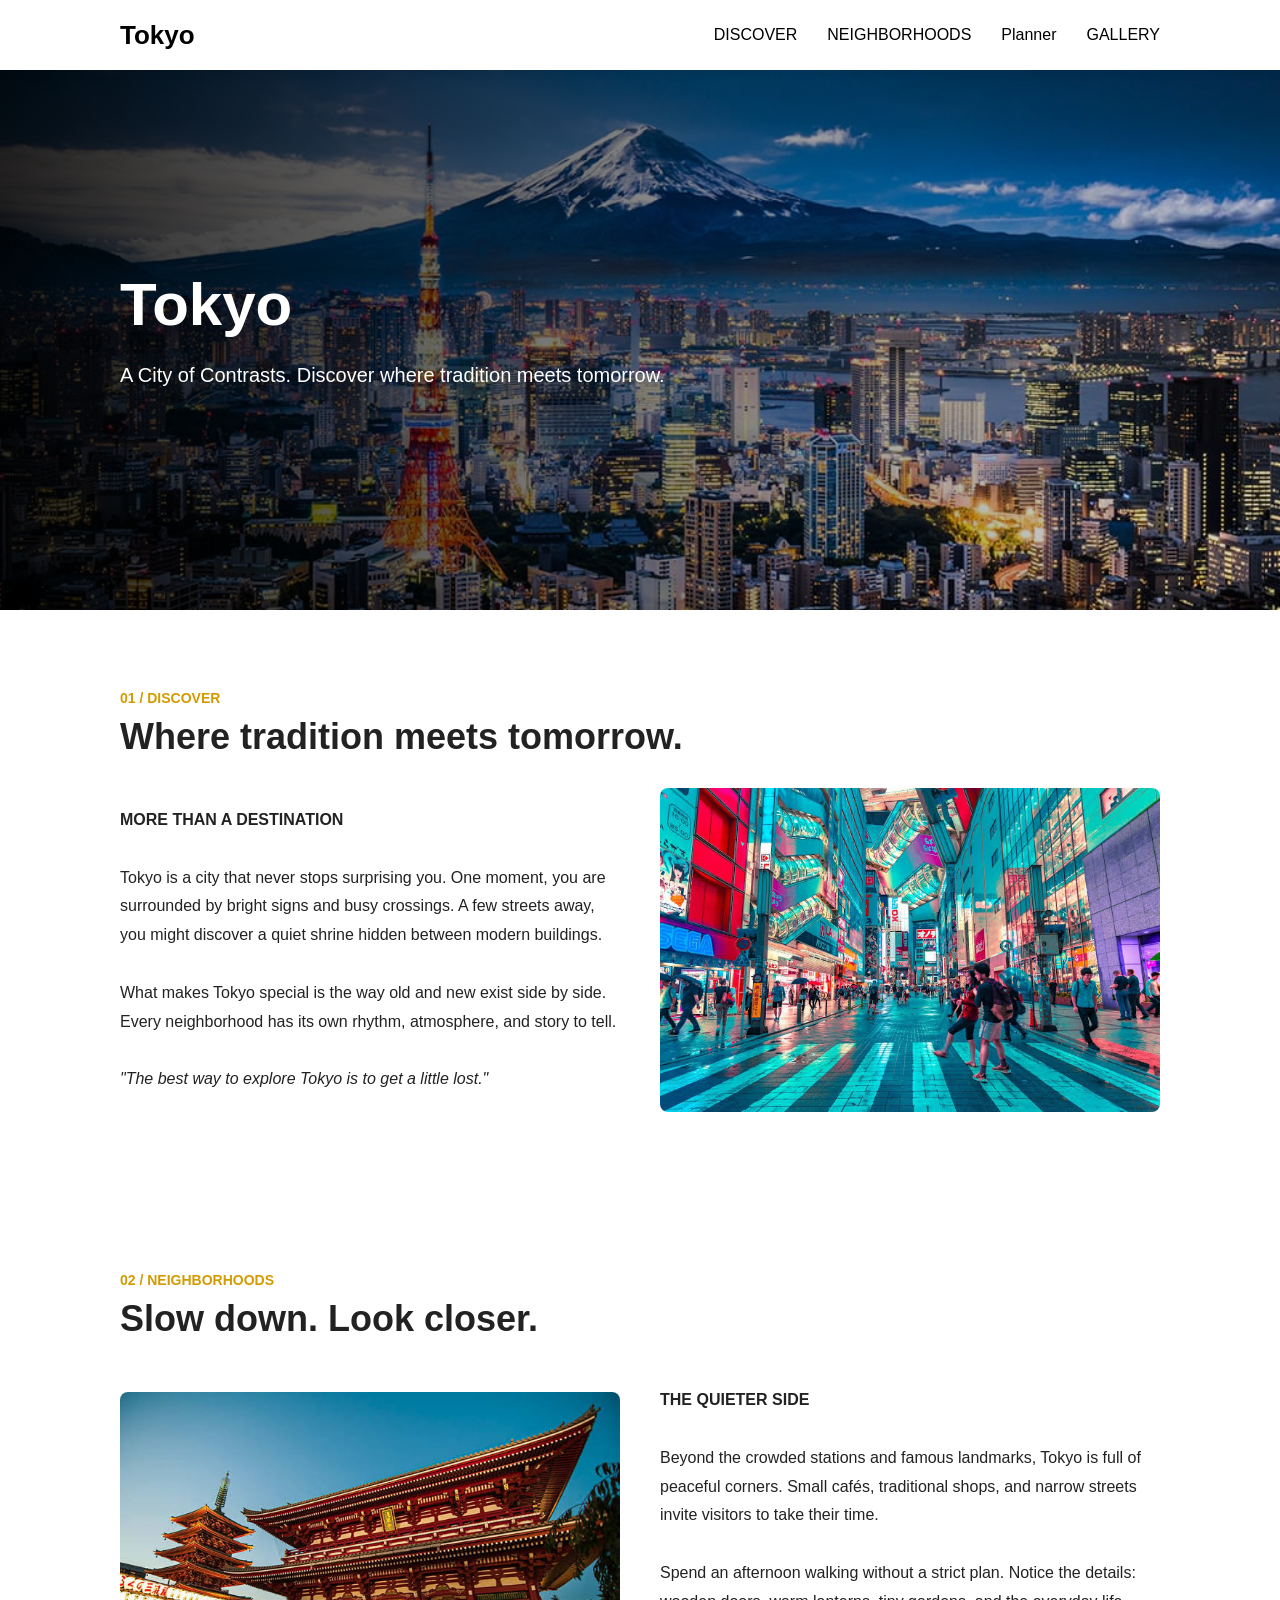
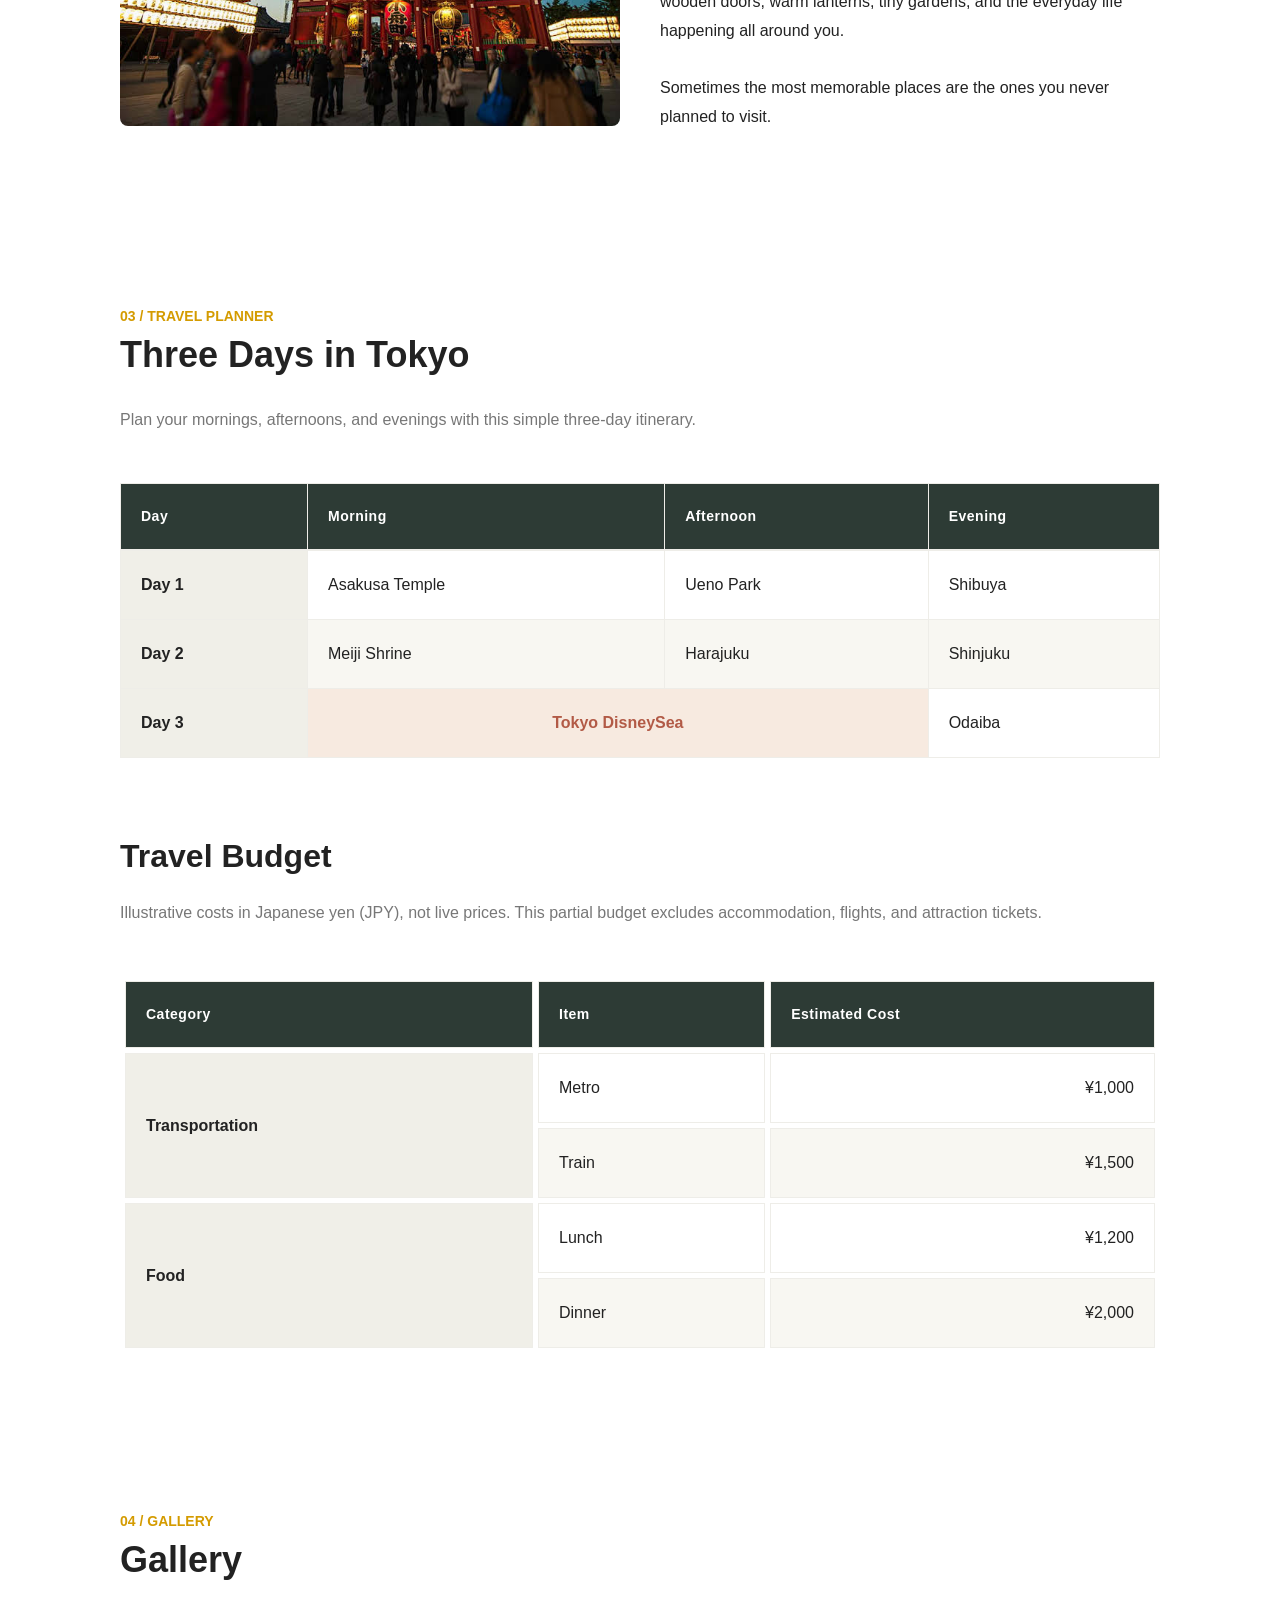
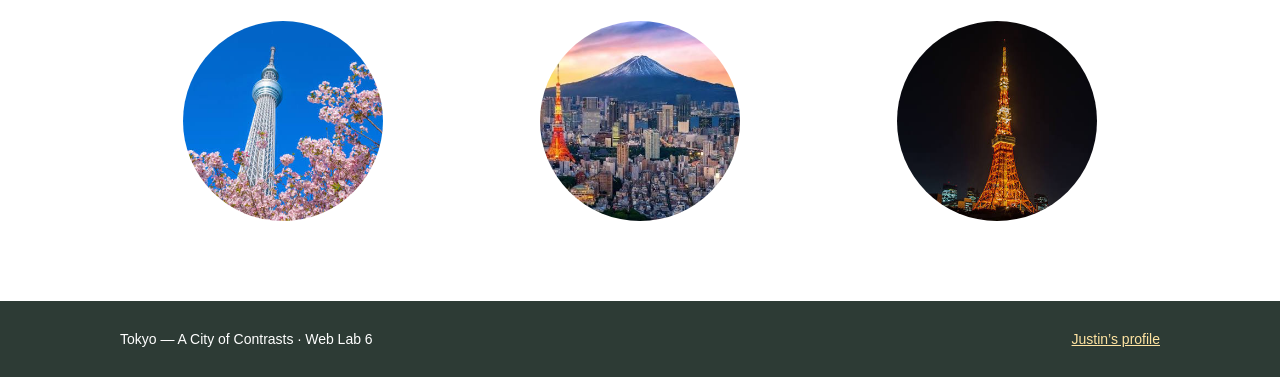
<file: index.html>
<!DOCTYPE html>
<html lang="en">
<head>
  <meta charset="UTF-8">
  <meta name="viewport" content="width=device-width, initial-scale=1.0">
  <title>Tokyo — A City of Contrasts</title>

  <link rel="stylesheet" href="style.css">
</head>

<body id="top">
  <nav class="navbar" aria-label="Main navigation">
    <div class="nav-container container">
      <a class="navbar-brand" href="#top">Tokyo</a>

      <ul class="navbar-nav">
        <li>
          <a class="nav-link" href="#discover">DISCOVER</a>
        </li>
        <li>
          <a class="nav-link" href="#neighborhoods">NEIGHBORHOODS</a>
        </li>
        <li>
          <a class="nav-link" href="#travel-planner">Planner</a>
        </li>
        <li>
          <a class="nav-link" href="#gallery">GALLERY</a>
        </li>
      </ul>
    </div>
  </nav>

  <header class="hero">
    <div class="hero-overlay"></div>

    <div class="hero-content container">
      <h1>Tokyo</h1>
      <p>A City of Contrasts. Discover where tradition meets tomorrow.</p>
    </div>
  </header>

  <main>
  <section class="content-section container" id="discover">
    <p class="catalog">01 / DISCOVER</p>

    <h2 class="section-title">Where tradition meets tomorrow.</h2>

    <div class="info-content">
      <p>
        <strong>MORE THAN A DESTINATION</strong>
        <br><br>
        Tokyo is a city that never stops surprising you.
        One moment, you are surrounded by bright signs
        and busy crossings. A few streets away, you
        might discover a quiet shrine hidden between
        modern buildings.
        <br><br>
        What makes Tokyo special is the way old and
        new exist side by side. Every neighborhood
        has its own rhythm, atmosphere, and story
        to tell.
        <br><br>
        <em>
          "The best way to explore Tokyo is to get
          a little lost."
        </em>
      </p>

      <div class="image-content">
        <img
          src="./img/DISCOVER.png"
          alt="Illustration of the Tokyo skyline"
          loading="lazy"
        >
      </div>
    </div>
  </section>

  <section class="content-section container" id="neighborhoods">
    <p class="catalog">02 / NEIGHBORHOODS</p>

    <h2 class="section-title">Slow down. Look closer.</h2>

    <div class="info-content">
      <div class="image-content">
        <img
          src="./img/tample.png"
          alt="Illustration of a traditional Japanese temple"
          loading="lazy"
        >
      </div>

      <p>
        <strong>THE QUIETER SIDE</strong>
        <br><br>
        Beyond the crowded stations and famous
        landmarks, Tokyo is full of peaceful corners.
        Small cafés, traditional shops, and narrow
        streets invite visitors to take their time.
        <br><br>
        Spend an afternoon walking without a strict
        plan. Notice the details: wooden doors,
        warm lanterns, tiny gardens, and the
        everyday life happening all around you.
        <br><br>
        Sometimes the most memorable places are
        the ones you never planned to visit.
      </p>
    </div>
  </section>

  <section class="content-section container" id="travel-planner">
    <p class="catalog">03 / TRAVEL PLANNER</p>

    <h2 class="section-title">Three Days in Tokyo</h2>

    <p class="planner-description">
      Plan your mornings, afternoons, and evenings
      with this simple three-day itinerary.
    </p>

    <div class="table-wrapper">
      <table
        class="travel-table itinerary-table"
        aria-label="Three-day Tokyo itinerary"
      >
        <caption class="sr-only">Three-day Tokyo itinerary</caption>
        <thead>
          <tr>
            <th scope="col">Day</th>
            <th scope="col">Morning</th>
            <th scope="col">Afternoon</th>
            <th scope="col">Evening</th>
          </tr>
        </thead>

        <tbody>
          <tr>
            <th scope="row">Day 1</th>
            <td>Asakusa Temple</td>
            <td>Ueno Park</td>
            <td>Shibuya</td>
          </tr>
          <tr>
            <th scope="row">Day 2</th>
            <td>Meiji Shrine</td>
            <td>Harajuku</td>
            <td>Shinjuku</td>
          </tr>
          <tr>
            <th scope="row">Day 3</th>
            <td colspan="2" class="highlight">
              Tokyo DisneySea
            </td>
            <td>Odaiba</td>
          </tr>
        </tbody>
      </table>
    </div>

    <h3 class="budget-title">Travel Budget</h3>

    <p class="planner-description">
      Illustrative costs in Japanese yen (JPY), not live prices. This partial budget excludes accommodation, flights, and attraction tickets.
    </p>

    <div class="table-wrapper">
      <table
        class="travel-table budget-table"
        aria-label="Sample Tokyo travel budget"
      >
        <thead>
          <tr>
            <th scope="col">Category</th>
            <th scope="col">Item</th>
            <th scope="col">Estimated Cost</th>
          </tr>
        </thead>

        <tbody>
          <tr>
            <th rowspan="2" scope="rowgroup">
              Transportation
            </th>
            <td>Metro</td>
            <td>¥1,000</td>
          </tr>
          <tr>
            <td>Train</td>
            <td>¥1,500</td>
          </tr>
        </tbody>

        <tbody>
          <tr>
            <th rowspan="2" scope="rowgroup">Food</th>
            <td>Lunch</td>
            <td>¥1,200</td>
          </tr>
          <tr>
            <td>Dinner</td>
            <td>¥2,000</td>
          </tr>
        </tbody>
      </table>
    </div>
  </section>

  <section class="content-section container" id="gallery">
    <p class="catalog">04 / GALLERY</p>

    <h2 class="section-title">Gallery</h2>

    <div class="gallery-container">
      <div class="image-container" tabindex="0">
        <img
          src="./img/1.png"
          alt="Japanese temple illustration"
          class="image"
          loading="lazy"
        >
        <div class="gallery-overlay">
          <div class="gallery-text">Tokyo</div>
        </div>
      </div>

      <div class="image-container" tabindex="0">
        <img
          src="./img/2.png"
          alt="Tokyo crossing illustration"
          class="image"
          loading="lazy"
        >
        <div class="gallery-overlay">
          <div class="gallery-text">Explore</div>
        </div>
      </div>

      <div class="image-container" tabindex="0">
        <img
          src="./img/3.png"
          alt="Tokyo skyline illustration"
          class="image"
          loading="lazy"
        >
        <div class="gallery-overlay">
          <div class="gallery-text">Discover</div>
        </div>
      </div>
    </div>
  </section>
  </main>
  <footer class="footer"><div class="container">Tokyo — A City of Contrasts · Web Lab 6 <a href="./profile/index.html">Justin’s profile</a></div></footer>
</body>
</html>
</file>
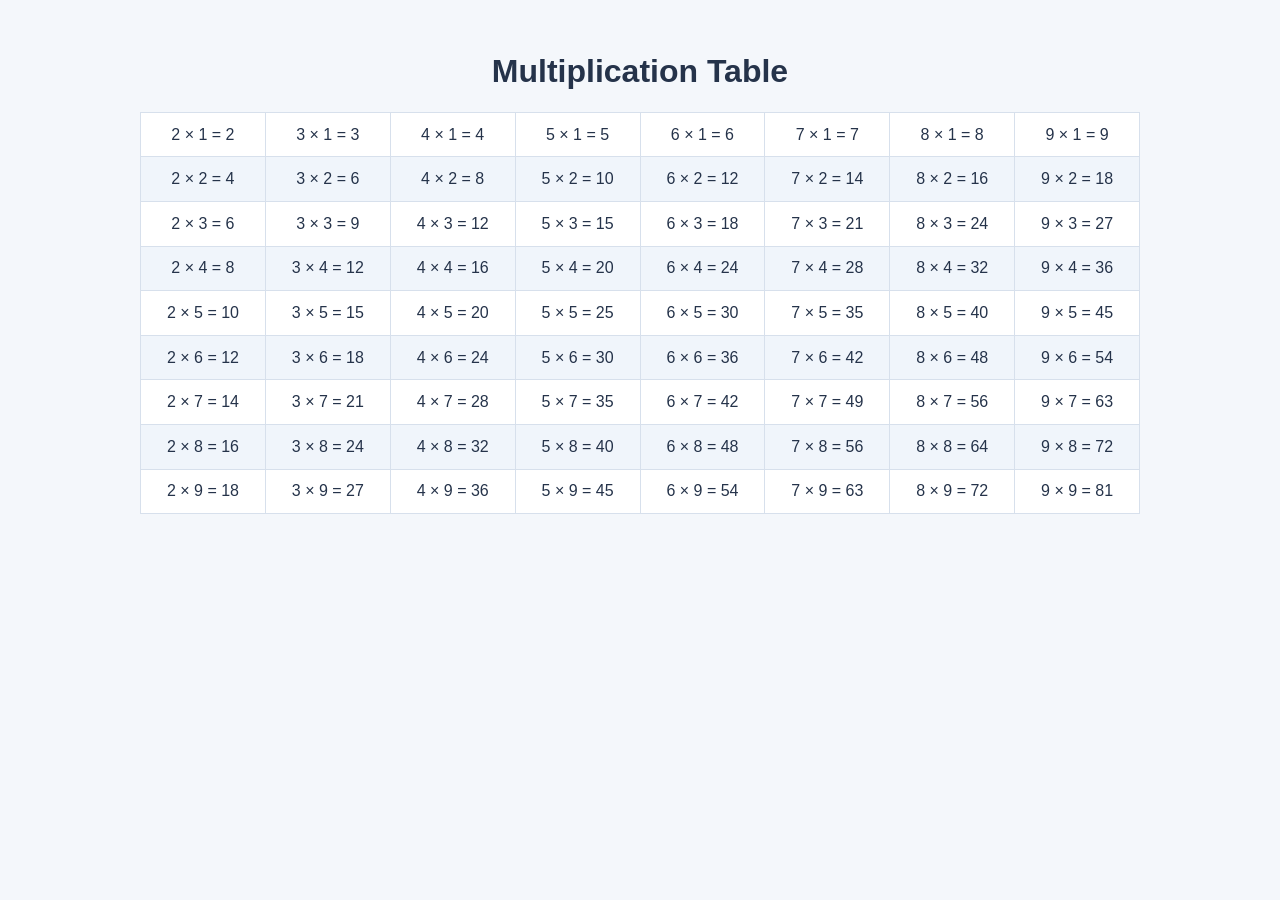
<file: Multiplication_Table/index.html>
<!DOCTYPE html>
<html lang="en">
  <head>
    <meta charset="UTF-8">
    <meta name="viewport" content="width=device-width, initial-scale=1.0">
    <title>Multiplication Table</title>
    <link rel="stylesheet" href="style.css">
    <script src="script.js" defer></script>
  </head>
  <body>
    <main>
      <h1>Multiplication Table</h1>
      <div class="table-container">
        <table id="multiplication-table" aria-label="Multiplication table from 2 to 9"></table>
      </div>
    </main>
  </body>
</html>
</file>
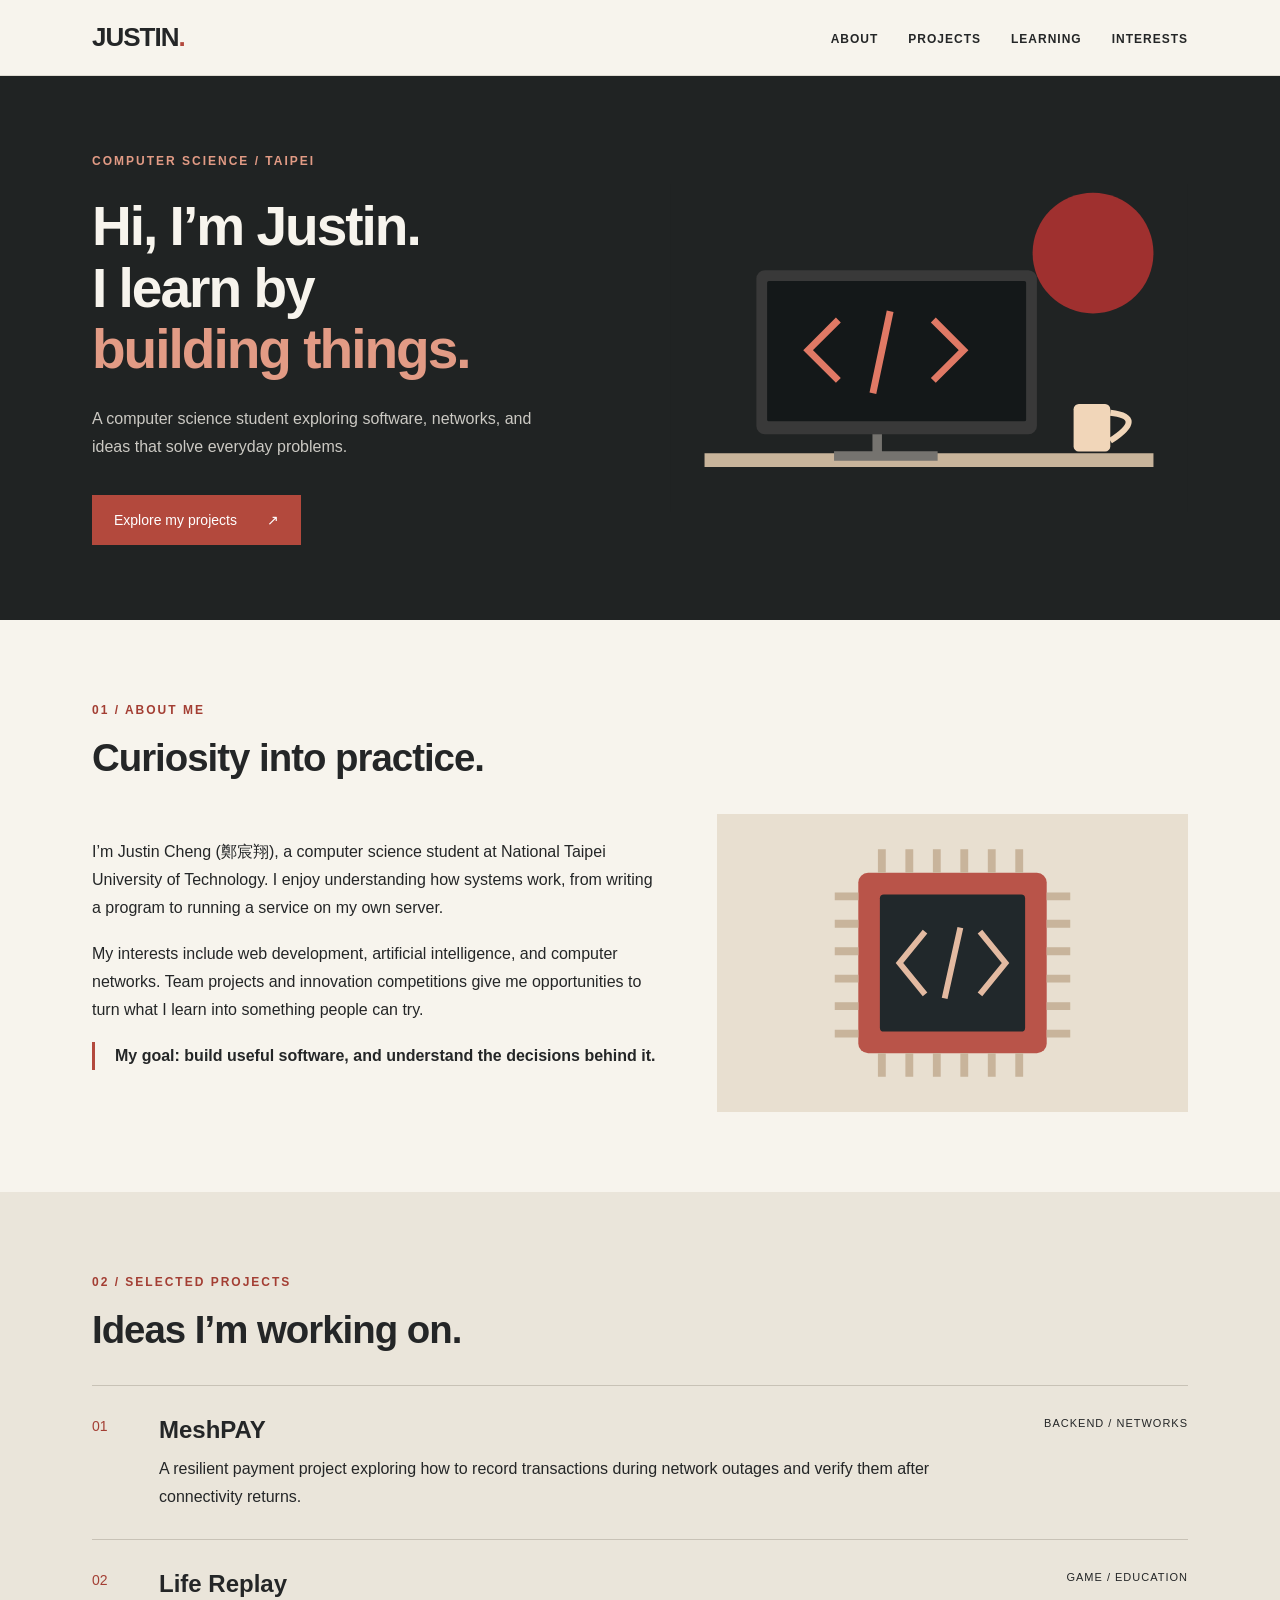
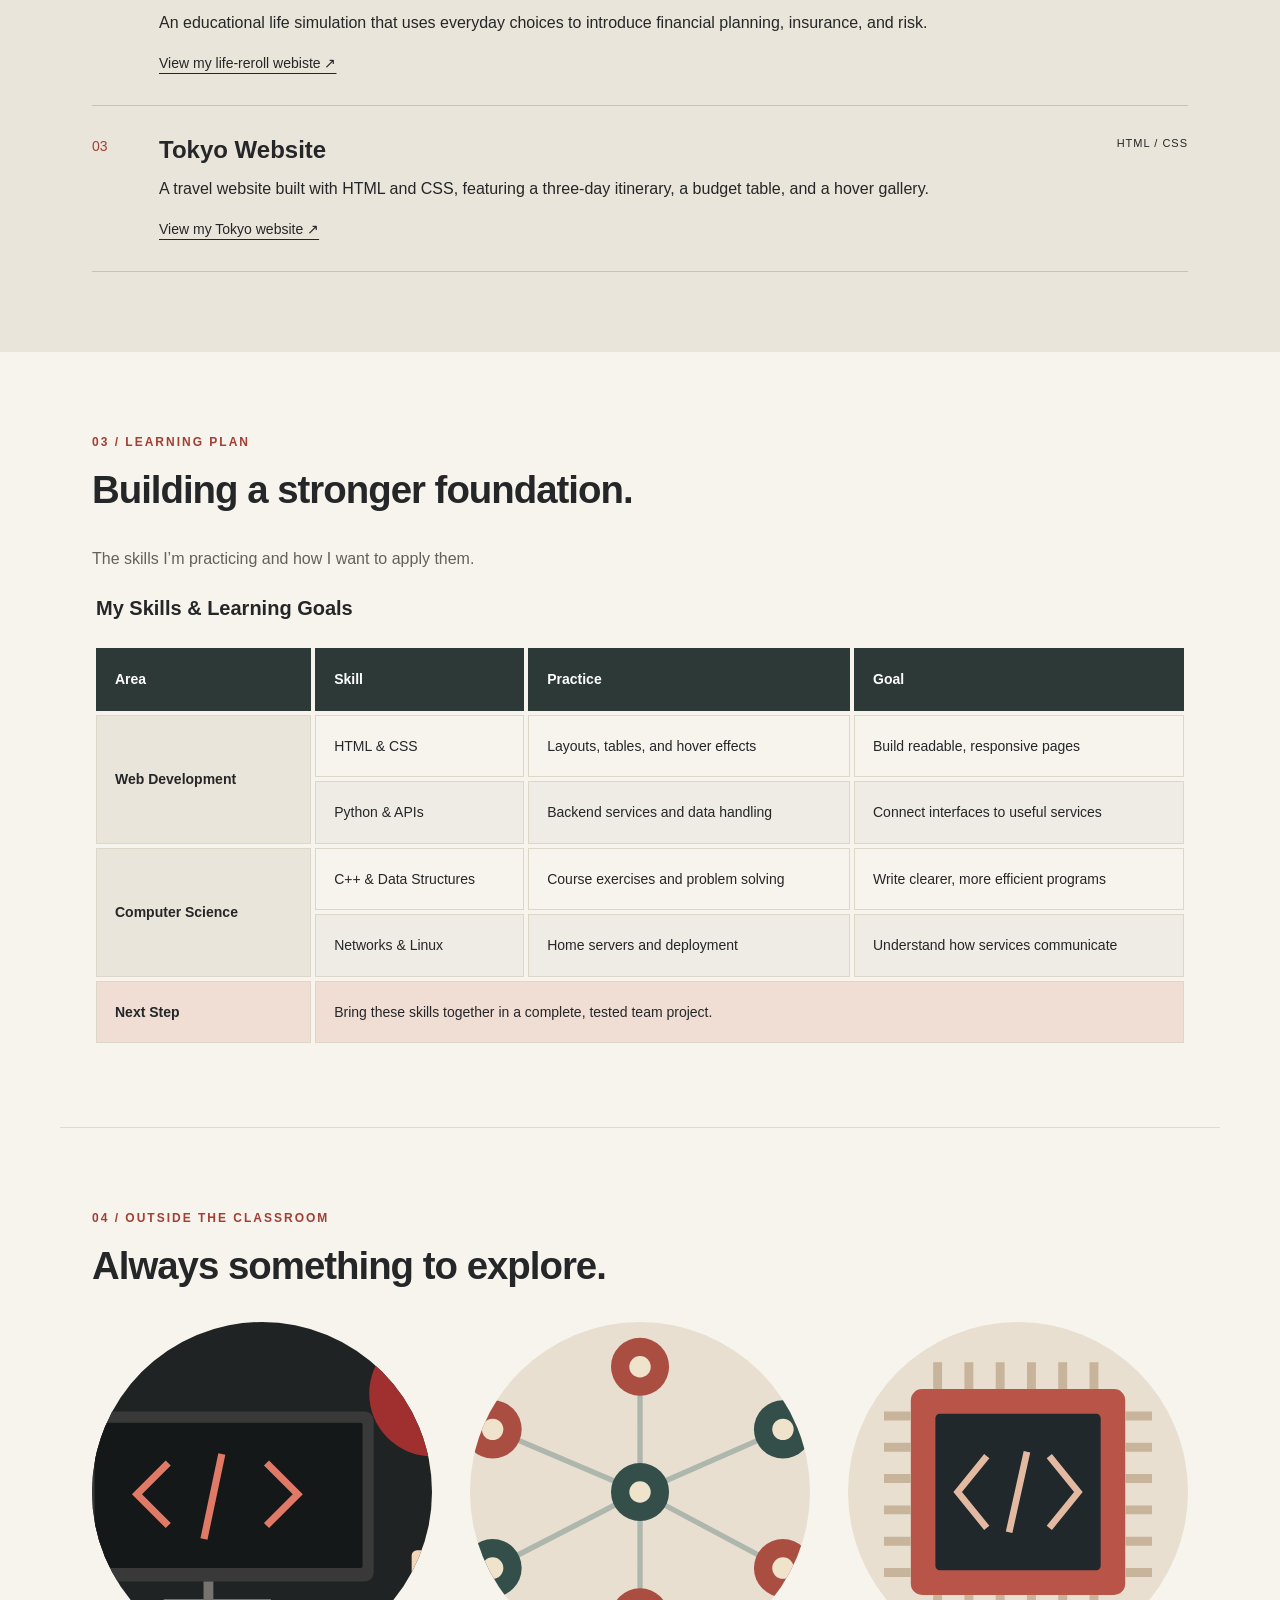
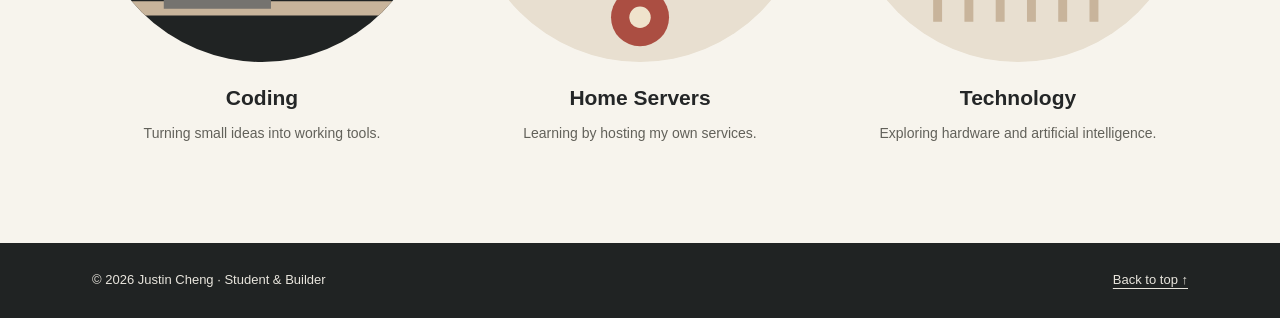
<file: profile/index.html>
<!DOCTYPE html>
<html lang="en">
<head>
  <meta charset="UTF-8">
  <meta name="viewport" content="width=device-width, initial-scale=1.0">
  <meta name="description" content="Justin Cheng: computer science student, software builder, and technology enthusiast.">
  <title>Justin Cheng — Student &amp; Builder</title>
  <link rel="stylesheet" href="style.css">
</head>
<body id="top">
  <nav class="navbar" aria-label="Main navigation">
    <div class="container nav-container">
      <a class="navbar-brand" href="#top">JUSTIN<span>.</span></a>
      <ul class="navbar-nav">
        <li><a href="#about">ABOUT</a></li>
        <li><a href="#projects">PROJECTS</a></li>
        <li><a href="#learning">LEARNING</a></li>
        <li><a href="#interests">INTERESTS</a></li>
      </ul>
    </div>
  </nav>
  <header class="hero">
    <div class="container hero-grid">
      <div class="hero-copy">
        <p class="eyebrow">COMPUTER SCIENCE / TAIPEI</p>
        <h1>Hi, I’m Justin.<br>I learn by<br><span>building things.</span></h1>
        <p>A computer science student exploring software, networks, and ideas that solve everyday problems.</p>
        <a class="button" href="#projects">Explore my projects <span aria-hidden="true">↗</span></a>
      </div>
      <img src="img/workspace.svg" alt="Illustrated coding workspace with a monitor and coffee cup" width="1200" height="760">
    </div>
  </header>
  <main>
    <section class="content-section container" id="about">
      <p class="catalog">01 / ABOUT ME</p>
      <h2>Curiosity into practice.</h2>
      <div class="info-content">
        <div><p>I’m Justin Cheng (鄭宸翔), a computer science student at National Taipei University of Technology. I enjoy understanding how systems work, from writing a program to running a service on my own server.</p>
        <p>My interests include web development, artificial intelligence, and computer networks. Team projects and innovation competitions give me opportunities to turn what I learn into something people can try.</p>
        <p class="statement">My goal: build useful software, and understand the decisions behind it.</p></div>
        <img src="img/code.svg" alt="Illustration of a processor with code symbols" width="1200" height="760" loading="lazy">
      </div>
    </section>
    <section class="project-section" id="projects">
      <div class="container content-section">
        <p class="catalog">02 / SELECTED PROJECTS</p>
        <h2>Ideas I’m working on.</h2>
        <article class="project-row"><span class="project-number">01</span><div><h3>MeshPAY</h3><p>A resilient payment project exploring how to record transactions during network outages and verify them after connectivity returns.</p></div><p class="project-tag">BACKEND / NETWORKS</p></article>
        <article class="project-row"><span class="project-number">02</span><div><h3>Life Replay</h3><p>An educational life simulation that uses everyday choices to introduce financial planning, insurance, and risk.</p><a class="text-link" href="https://life-reroll.hasaki.idv.tw">View my life-reroll webiste ↗</a></div><p class="project-tag">GAME / EDUCATION</p></article>
        <article class="project-row"><span class="project-number">03</span><div><h3>Tokyo Website</h3><p>A travel website built with HTML and CSS, featuring a three-day itinerary, a budget table, and a hover gallery.</p><a class="text-link" href="../index.html">View my Tokyo website ↗</a></div><p class="project-tag">HTML / CSS</p></article>
      </div>
    </section>
    <section class="content-section container" id="learning">
      <p class="catalog">03 / LEARNING PLAN</p>
      <h2>Building a stronger foundation.</h2>
      <p class="section-description">The skills I’m practicing and how I want to apply them.</p>
      <div class="table-wrapper" tabindex="0" role="region" aria-label="Scrollable learning plan">
        <table class="skills-table">
          <caption>My Skills &amp; Learning Goals</caption>
          <thead><tr><th scope="col">Area</th><th scope="col">Skill</th><th scope="col">Practice</th><th scope="col">Goal</th></tr></thead>
          <tbody><tr><th rowspan="2" scope="rowgroup">Web Development</th><td>HTML &amp; CSS</td><td>Layouts, tables, and hover effects</td><td>Build readable, responsive pages</td></tr>
          <tr><td>Python &amp; APIs</td><td>Backend services and data handling</td><td>Connect interfaces to useful services</td></tr></tbody>
          <tbody><tr><th rowspan="2" scope="rowgroup">Computer Science</th><td>C++ &amp; Data Structures</td><td>Course exercises and problem solving</td><td>Write clearer, more efficient programs</td></tr>
          <tr><td>Networks &amp; Linux</td><td>Home servers and deployment</td><td>Understand how services communicate</td></tr></tbody>
          <tfoot><tr><th scope="row">Next Step</th><td colspan="3">Bring these skills together in a complete, tested team project.</td></tr></tfoot>
        </table>
      </div>
    </section>
    <section class="content-section container interests-section" id="interests">
      <p class="catalog">04 / OUTSIDE THE CLASSROOM</p>
      <h2>Always something to explore.</h2>
      <div class="gallery-container">
        <figure><div class="image-container" tabindex="0"><img src="img/workspace.svg" alt="Coding workspace illustration" width="1200" height="760" loading="lazy"><div class="gallery-overlay"><span>Try. Debug. Repeat.</span></div></div><figcaption><h3>Coding</h3><p>Turning small ideas into working tools.</p></figcaption></figure>
        <figure><div class="image-container" tabindex="0"><img src="img/network.svg" alt="Connected network nodes illustration" width="1200" height="760" loading="lazy"><div class="gallery-overlay"><span>Connect the pieces.</span></div></div><figcaption><h3>Home Servers</h3><p>Learning by hosting my own services.</p></figcaption></figure>
        <figure><div class="image-container" tabindex="0"><img src="img/code.svg" alt="Computer processor illustration" width="1200" height="760" loading="lazy"><div class="gallery-overlay"><span>Ask better questions.</span></div></div><figcaption><h3>Technology</h3><p>Exploring hardware and artificial intelligence.</p></figcaption></figure>
      </div>
    </section>
  </main>
  <footer class="footer"><div class="container footer-content"><p>© 2026 Justin Cheng · Student &amp; Builder</p><a href="#top">Back to top ↑</a></div></footer>
</body>
</html>
</file>
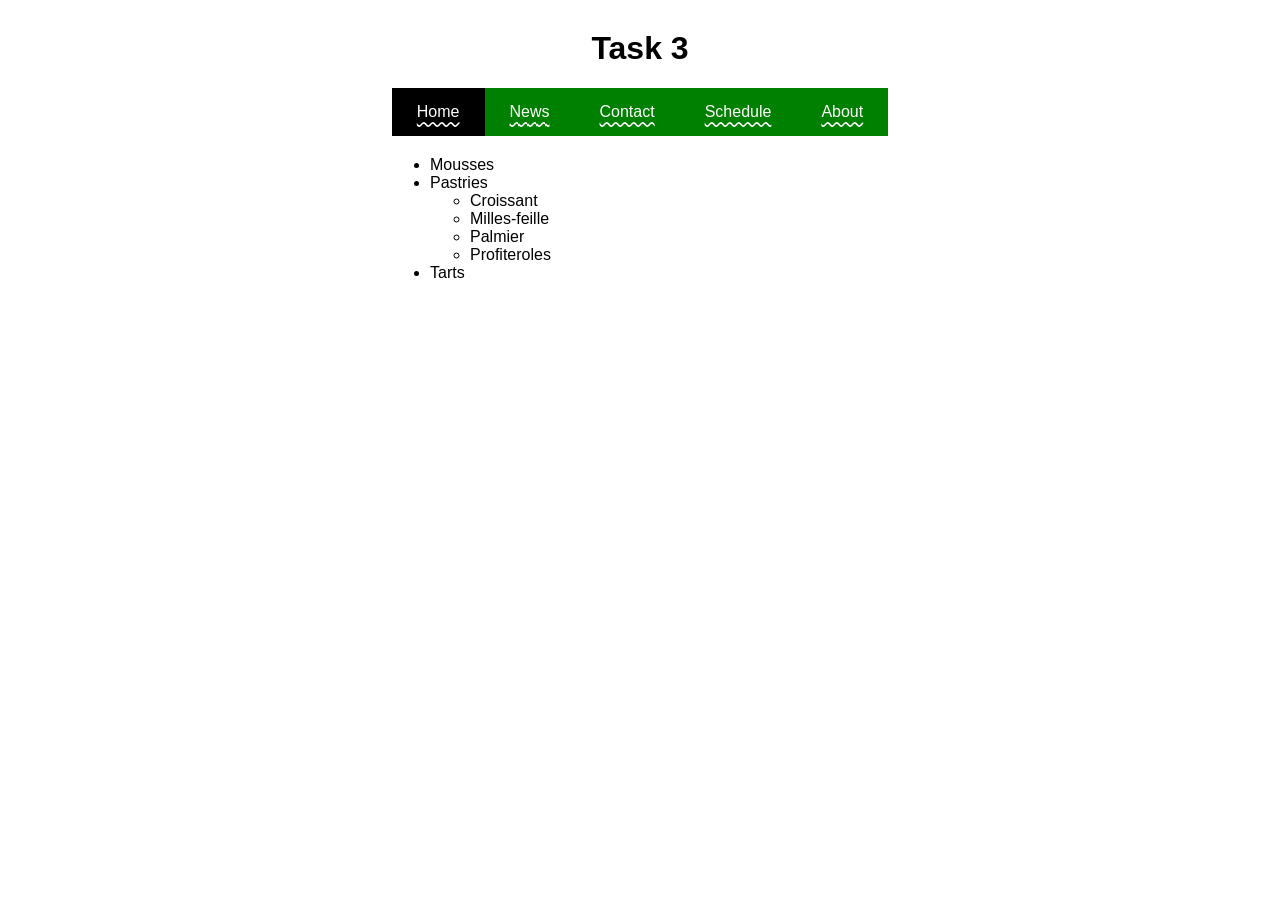
<file: backup/1001/index.html>
<!DOCTYPE html>
    <html lang="en">
    <head>
        <meta charset="UTF-8">
        <meta name="viewport" content="width=device-width, initial-scale=1.0">
        <title>Task 3 - Home</title>

        <style>
    body {
        margin: 0;
        font-family: Arial, sans-serif;
    }

    h1 {
        text-align: center;
        margin-top: 30px;
    }

    .navbar {
        list-style-type: none;
        margin: 0;
        padding: 0;
        display: flex;
        justify-content: center;
    }

    .navbar li {
        margin: 0;
        padding: 0;
    }

    .navbar a {
        display: block;
        padding: 15px 25px;
        background-color: green;
        color: white;

        text-decoration-line: underline;
        text-decoration-style: wavy;
        text-decoration-color: white;
        text-underline-offset: 4px;
    }

    .navbar a:hover {
        background-color: gray;
    }

    .navbar a:active,
    .navbar a.current {
        background-color: black;
    }

    .content {
        width: 500px;
        margin: 20px auto;
    }
</style>
    </head>

    <body>
        <h1>Task 3</h1>

        <ul class="navbar">
            <li><a href="index.html" class="current">Home</a></li>
        <li><a href="news/news.html">News</a></li>
        <li><a href="contact/contact.html">Contact</a></li>
        <li><a href="schedule/schedule.html">Schedule</a></li>
        <li><a href="about/about.html">About</a></li>
        </ul>

        <div class="content">
            <ul>
            <li>Mousses</li>
            <li>
                Pastries
                <ul>
                    <li>Croissant</li>
                    <li>Milles-feille</li>
                    <li>Palmier</li>
                    <li>Profiteroles</li>
                </ul>
            </li>
            <li>Tarts</li>
        </ul>
        </div>
    </body>
    </html>
</file>
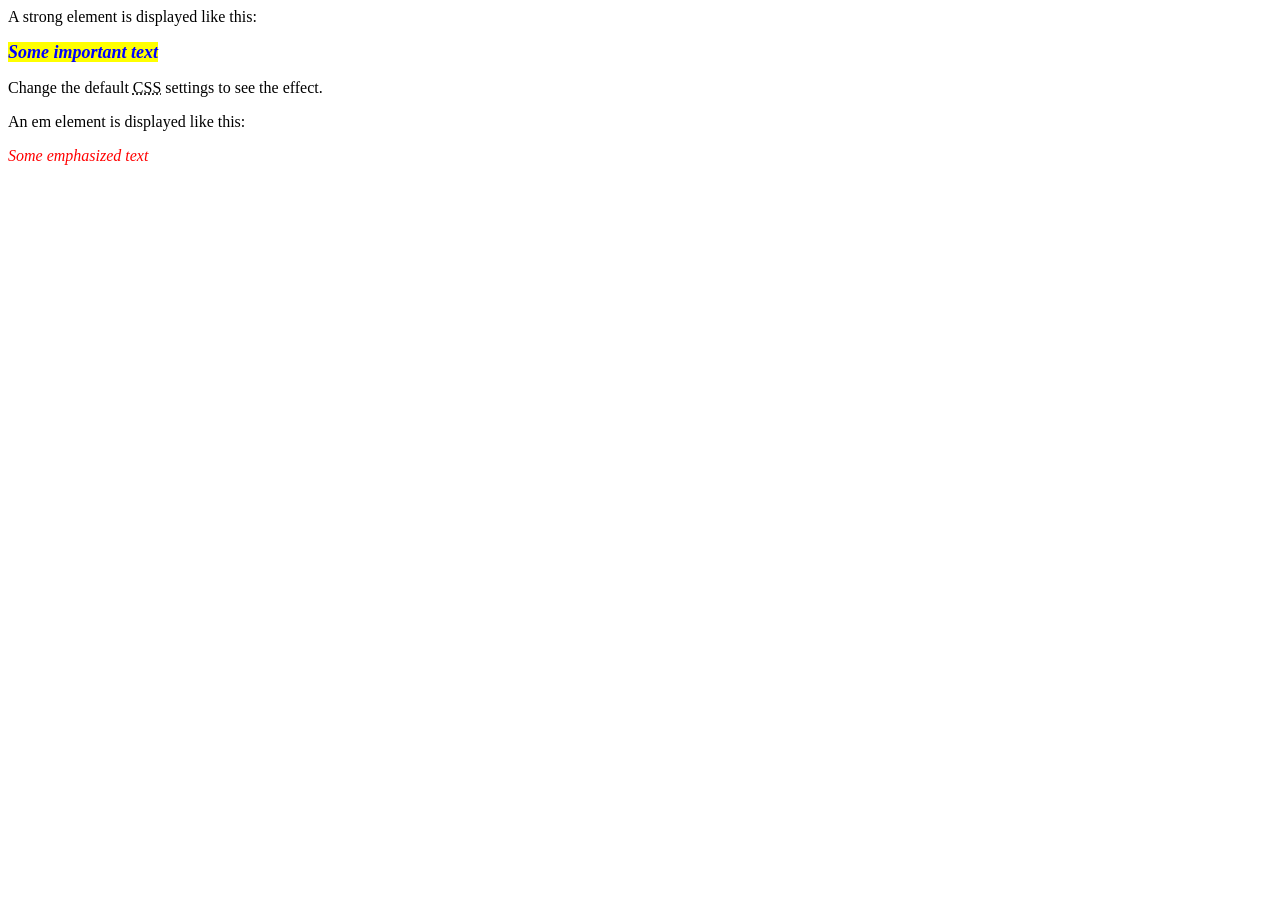
<file: practice0916.html>
<! DOCTYPE html>
<html>
    <head> 
        <style> strong{
            font-weight: bold; 
            font-size: large; 
            font-style: italic;
            color: blue;
            background-color: yellow;
        }
        em{
            font-style: italic;
            color: red;
        }
        </style> 
    </head> 
    <body>
        <p>A strong element is displayed like this:</p>
        <strong>Some important text</strong>
        <p>Change the default <acronym title="Cascading Style Sheets">CSS</acronym> settings to see the effect.</p>
        <p>An em element is displayed like this:</p>
        <em>Some emphasized text</em>   
    </body>
</html>
</file>
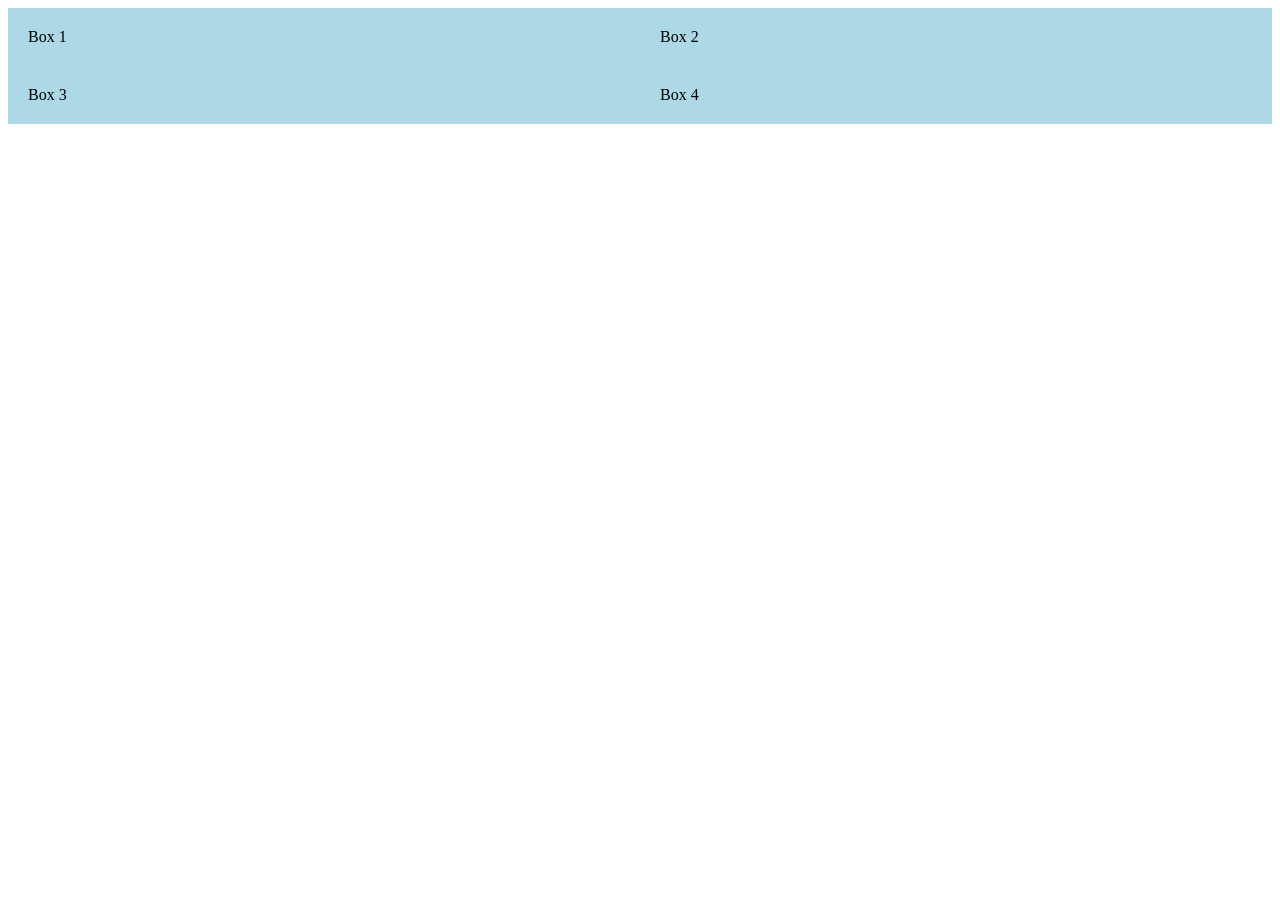
<file: practice0923.html>
<!DOCTYPE html>
<html lang="en">
<head>
    <meta charset="UTF-8">
    <meta name="viewport" content="width=device-width, initial-scale=1.0">
    <title>party website</title>
    <style>
        .row {
            display: flex;
        }
        .box {
            width: 50%;
            padding: 20px;
            background-color: lightblue;
        }
    </style>
</head>
<body>
<div class="row">
<div class="box">Box 1</div> <div class="box">Box 2</div>
</div>
<div class="row">
<div class="box">Box 3</div> <div class="box">Box 4</div>
</div>
</body>
</file>
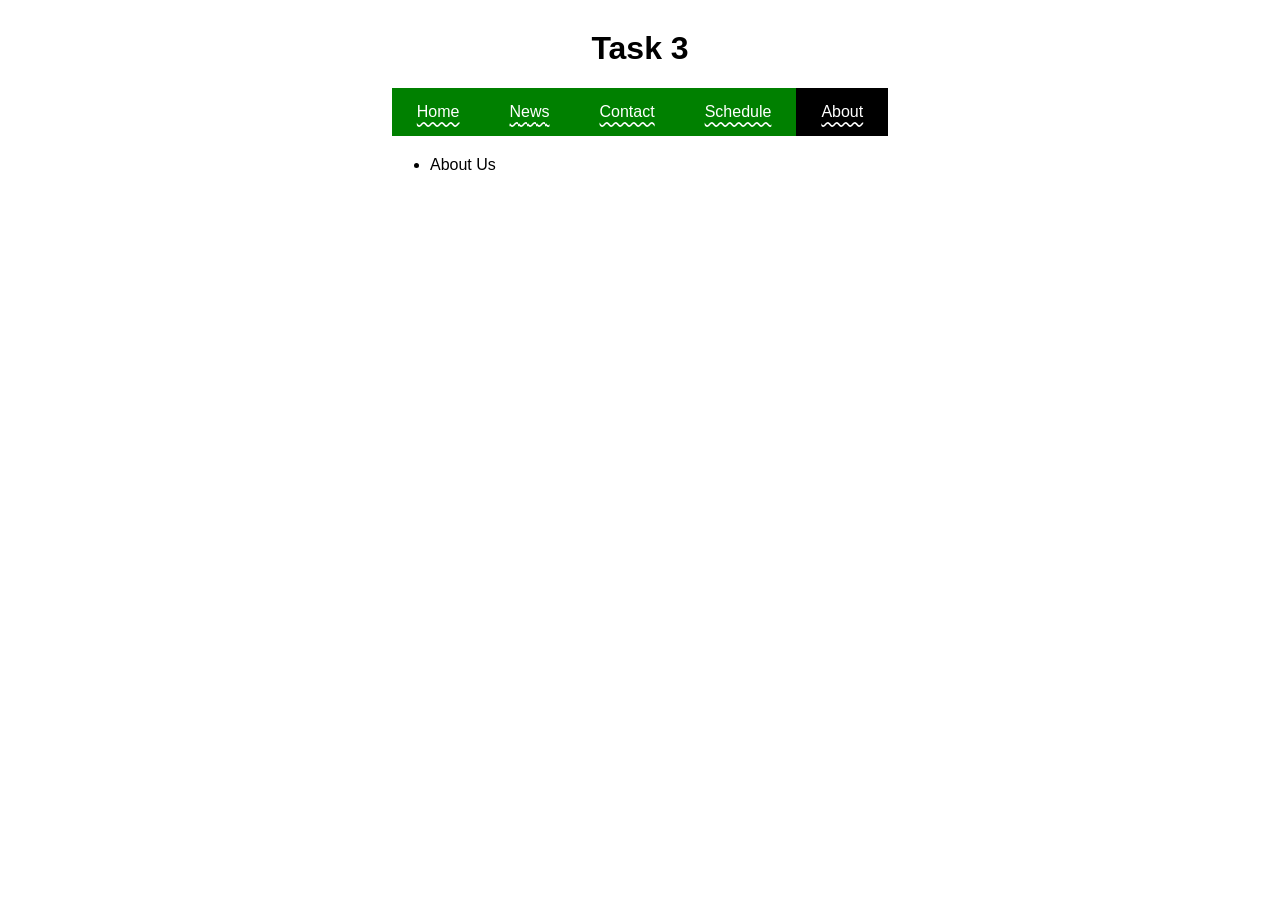
<file: about/about.html>
<!DOCTYPE html>
    <html lang="en">
    <head>
        <meta charset="UTF-8">
        <meta name="viewport" content="width=device-width, initial-scale=1.0">
        <title>Task 3 - About</title>

        <style>
    body {
        margin: 0;
        font-family: Arial, sans-serif;
    }

    h1 {
        text-align: center;
        margin-top: 30px;
    }

    .navbar {
        list-style-type: none;
        margin: 0;
        padding: 0;
        display: flex;
        justify-content: center;
    }

    .navbar li {
        margin: 0;
        padding: 0;
    }

    .navbar a {
        display: block;
        padding: 15px 25px;
        background-color: green;
        color: white;

        text-decoration-line: underline;
        text-decoration-style: wavy;
        text-decoration-color: white;
        text-underline-offset: 4px;
    }

    .navbar a:hover {
        background-color: gray;
    }

    .navbar a:active,
    .navbar a.current {
        background-color: black;
    }

    .content {
        width: 500px;
        margin: 20px auto;
    }
</style>
    </head>

    <body>
        <h1>Task 3</h1>

        <ul class="navbar">
            <li><a href="../index.html">Home</a></li>
        <li><a href="../news/news.html">News</a></li>
        <li><a href="../contact/contact.html">Contact</a></li>
        <li><a href="../schedule/schedule.html">Schedule</a></li>
        <li><a href="../about/about.html" class="current">About</a></li>
        </ul>

        <div class="content">
            <ul>
            <li>About Us</li>
        </ul>
        </div>
    </body>
    </html>
</file>
<file: style.css>
* {
      box-sizing: border-box;
    }

    html {
      scroll-behavior: smooth;
      scroll-padding-top: 80px;
    }

    body {
      margin: 0;
      font-family: Arial, sans-serif;
      color: #222;
    }

    .container {
      width: 100%;
      max-width: 1100px;
      margin: 0 auto;
      padding: 0 30px;
    }

    /* Navigation */
    .navbar {
      position: fixed;
      top: 0;
      left: 0;
      width: 100%;
      height: 70px;
      background-color: white;
      box-shadow: 0 2px 10px rgba(0, 0, 0, 0.1);
      z-index: 1000;
    }

    .nav-container {
      height: 100%;
      display: flex;
      align-items: center;
      justify-content: space-between;
    }

    .navbar-brand,
    .nav-link {
      color: black;
      text-decoration: none;
    }

    .navbar-brand {
      font-size: 26px;
      font-weight: bold;
    }

    .navbar-nav {
      display: flex;
      align-items: center;
      gap: 30px;
      list-style: none;
      margin: 0;
      padding: 0;
    }

    .nav-link {
      font-size: 16px;
      white-space: nowrap;
      transition: color 0.3s;
    }

    .nav-link:hover,
    .nav-link:focus-visible {
      color: #d49b00;
    }

    /* Hero */
    .hero {
      position: relative;
      min-height: 540px;
      margin-top: 70px;
      background: url("./img/tokyo_night.png") center / cover;
      display: flex;
      align-items: center;
    }

    .hero-overlay {
      position: absolute;
      inset: 0;
      background: linear-gradient(
        to right,
        rgba(0, 0, 0, 0.85),
        rgba(0, 0, 0, 0.1)
      );
    }

    .hero-content {
      position: relative;
      color: white;
      padding-top: 60px;
      padding-bottom: 60px;
    }

    .hero-content h1 {
      margin: 0 0 15px;
      font-size: 60px;
    }

    .hero-content p {
      font-size: 20px;
      line-height: 1.6;
    }

    /* Content */
    .content-section {
      padding-top: 80px;
      padding-bottom: 80px;
    }

    .catalog {
      margin: 0 0 10px;
      color: #d49b00;
      font-size: 14px;
      font-weight: bold;
    }

    .section-title {
      margin: 10px 0 30px;
      font-size: 36px;
    }

    .info-content {
      display: flex;
      align-items: center;
      gap: 40px;
      margin-top: 20px;
    }

    .info-content p,
    .image-content {
      flex: 1;
      min-width: 0;
    }

    .info-content p {
      font-size: 16px;
      line-height: 1.8;
    }

    .image-content img {
      display: block;
      width: 100%;
      height: auto;
      border-radius: 8px;
    }

    /* Travel Planner */
    .planner-description {
      margin: 0 0 50px;
      color: #777;
      line-height: 1.7;
    }

    .budget-title {
      margin: 80px 0 24px;
      font-size: 32px;
    }

    .table-wrapper {
      overflow-x: auto;
    }

    .travel-table {
      width: 100%;
      min-width: 580px;
      border-collapse: collapse;
      text-align: left;
    }

    .travel-table th,
    .travel-table td {
      border: 1px solid #eeede8;
      padding: 22px 20px;
      line-height: 1.5;
      vertical-align: middle;
    }

    .travel-table thead th {
      background-color: #2d3b35;
      color: white;
      font-size: 14px;
      letter-spacing: 0.5px;
    }

    .travel-table tbody tr:nth-child(even) {
      background-color: #f8f7f2;
    }

    .travel-table tbody th {
      background-color: #f0efe8;
    }

    .itinerary-table tbody th {
      width: 18%;
    }

    .itinerary-table .highlight {
      background-color: #f7eae0;
      color: #b25a46;
      font-weight: bold;
      text-align: center;
    }

    .budget-table tbody th {
      width: 40%;
    }

    .budget-table td:last-child {
      text-align: right;
      white-space: nowrap;
    }

    /* Gallery */
    .gallery-container {
      display: flex;
      justify-content: space-around;
      flex-wrap: wrap;
      gap: 30px;
      margin-top: 40px;
    }

    .image-container {
      position: relative;
      width: 200px;
      aspect-ratio: 1;
      flex-shrink: 0;
      border-radius: 50%;
      overflow: hidden;
    }

    .image-container .image {
      display: block;
      width: 100%;
      height: 100%;
      object-fit: cover;
      transition: transform 0.5s ease;
    }

    .gallery-overlay {
      position: absolute;
      inset: 0;
      display: flex;
      align-items: center;
      justify-content: center;
      background-color: rgba(185, 88, 230, 0.8);
      opacity: 0;
      transition: opacity 0.5s ease;
    }

    .image-container:hover .gallery-overlay,
    .image-container:focus-visible .gallery-overlay {
      opacity: 1;
    }

    .image-container:hover .image,
    .image-container:focus-visible .image {
      transform: scale(1.1);
    }

    .image-container:focus-visible {
      outline: 3px solid #d49b00;
      outline-offset: 5px;
    }

    .gallery-text {
      padding: 15px;
      color: white;
      font-size: 20px;
      font-weight: bold;
      text-align: center;
    }

    /* Tablet */
    @media (max-width: 768px) {
      .navbar-nav {
        gap: 15px;
      }

      .nav-link {
        font-size: 12px;
      }

      .hero {
        min-height: 420px;
      }

      .hero-content h1 {
        font-size: 46px;
      }

      .content-section {
        padding-top: 60px;
        padding-bottom: 60px;
      }

      .section-title {
        font-size: 30px;
      }

      .info-content {
        flex-direction: column;
        align-items: stretch;
        gap: 20px;
      }

      .image-container {
        width: 180px;
      }
    }

    /* Mobile */
    @media (max-width: 600px) {
      html {
        scroll-padding-top: 110px;
      }

      .container {
        padding-left: 20px;
        padding-right: 20px;
      }

      .navbar {
        height: 100px;
      }

      .nav-container {
        flex-direction: column;
        justify-content: center;
        gap: 12px;
      }

      .navbar-brand {
        font-size: 24px;
      }

      .navbar-nav {
        justify-content: center;
        flex-wrap: wrap;
        gap: 8px 12px;
      }

      .nav-link {
        font-size: 11px;
      }

      .hero {
        margin-top: 100px;
        min-height: 350px;
      }

      .hero-content h1 {
        font-size: 40px;
      }

      .hero-content p {
        font-size: 16px;
      }

      .section-title {
        font-size: 26px;
      }

      .info-content p {
        font-size: 15px;
      }

      .budget-title {
        margin-top: 50px;
        font-size: 26px;
      }

      .travel-table th,
      .travel-table td {
        padding: 16px 14px;
        font-size: 14px;
      }

      .gallery-container {
        gap: 20px;
      }

      .image-container {
        width: min(75vw, 240px);
      }
    }

    @media (hover: none) {
      .gallery-overlay {
        opacity: 1;
        background-color: rgba(0, 0, 0, 0.3);
      }
    }
  
/* Separated borders make border-spacing visible on the budget table. */
.budget-table { border-collapse: separate; border-spacing: 5px; }
.footer { padding: 30px 0; background: #2d3b35; color: white; font-size: 14px; }
.footer a { color: #ffe4a2; float: right; }
.sr-only { position: absolute; width: 1px; height: 1px; padding: 0; margin: -1px; overflow: hidden; clip-path: inset(50%); white-space: nowrap; border: 0; }
@media (prefers-reduced-motion: reduce) { html { scroll-behavior: auto; } * { transition: none !important; } }
</file>
<file: Multiplication_Table/style.css>
* {
  box-sizing: border-box;
}

body {
  margin: 0;
  padding: 2rem 1rem;
  background-color: #f4f7fb;
  color: #25334a;
  font-family: Arial, sans-serif;
}

main {
  max-width: 1000px;
  margin: 0 auto;
}

h1 {
  text-align: center;
}

.table-container {
  overflow-x: auto;
}

table {
  width: 100%;
  min-width: 800px;
  border-collapse: collapse;
  background-color: white;
  text-align: center;
}

td {
  padding: 0.8rem 0.5rem;
  border: 1px solid #d7e0ec;
  white-space: nowrap;
}

tr:nth-child(even) {
  background-color: #f0f5fb;
}
</file>
<file: profile/style.css>
/* Layout */
* { box-sizing: border-box; }
html { scroll-behavior: smooth; scroll-padding-top: 95px; }
body { margin: 0; background: #f7f4ed; color: #242627; font-family: Arial, "Noto Sans TC", sans-serif; line-height: 1.75; }
.container { width: 100%; max-width: 1160px; margin: 0 auto; padding: 0 32px; }
a { color: inherit; }
a:focus-visible, [tabindex]:focus-visible { outline: 3px solid #b3493d; outline-offset: 5px; }
.navbar { position: fixed; top: 0; width: 100%; height: 76px; background: #f7f4ed; border-bottom: 1px solid #dedbd2; z-index: 1000; }
.nav-container { display: flex; align-items: center; justify-content: space-between; height: 100%; }
.navbar-brand { font-size: 26px; font-weight: bold; letter-spacing: -1px; text-decoration: none; }
.navbar-brand span { color: #b3493d; }
.navbar-nav { display: flex; gap: 30px; padding: 0; margin: 0; list-style: none; }
.navbar-nav a { font-size: 12px; letter-spacing: 1px; text-decoration: none; font-weight: bold; }
.navbar-nav a:hover, .text-link:hover { color: #b3493d; }
/* Header */
.hero { margin-top: 76px; padding: 75px 0; color: #f7f4ed; background: #202323; }
.hero-grid { display: grid; grid-template-columns: 1.05fr 1fr; align-items: center; gap: 35px; }
.eyebrow, .catalog { font-size: 12px; letter-spacing: 2px; font-weight: bold; }
.eyebrow { color: #e29b85; }
h1 { font-size: clamp(38px, 4.3vw, 62px); line-height: 1.12; letter-spacing: -2px; margin: 24px 0; }
h1 span { color: #e29b85; }
.hero-copy > p:not(.eyebrow) { max-width: 440px; color: #cbc9c3; font-size: 16px; }
.hero img { width: 100%; height: auto; }
.button { display: inline-flex; gap: 30px; padding: 13px 22px; margin-top: 16px; background: #b3493d; color: white; text-decoration: none; font-size: 14px; }
.button:hover { background: #953b31; }
/* Sections */
.content-section { padding-top: 80px; padding-bottom: 80px; }
.catalog { color: #a33e33; margin: 0 0 14px; }
h2 { font-size: clamp(28px, 3vw, 39px); line-height: 1.2; letter-spacing: -1px; margin: 0 0 32px; }
h3 { font-size: 24px; line-height: 1.3; margin: 0 0 10px; }
p { margin: 0 0 18px; }
.info-content { display: grid; grid-template-columns: 1.2fr 1fr; gap: 60px; align-items: center; }
.info-content img { width: 100%; height: auto; }
.statement { padding-left: 20px; border-left: 3px solid #b3493d; font-weight: bold; }
.project-section { background: #eae5da; }
.project-row { display: grid; grid-template-columns: 45px 1fr 180px; gap: 22px; padding: 28px 0; border-top: 1px solid #c8c2b6; }
.project-row:last-child { border-bottom: 1px solid #c8c2b6; }
.project-row p { margin-bottom: 0; }
.project-number { color: #a33e33; font-size: 14px; }
.project-tag { font-size: 11px; letter-spacing: 1px; text-align: right; }
.text-link { display: inline-block; margin-top: 14px; font-size: 14px; text-underline-offset: 5px; }
.section-description { color: #62615a; }
/* The table uses both horizontal and vertical merged cells. */
.table-wrapper { overflow-x: auto; }
.skills-table { width: 100%; min-width: 680px; border-collapse: separate; border-spacing: 4px; text-align: left; }
.skills-table caption { text-align: left; font-size: 20px; font-weight: bold; padding: 0 4px 18px; }
.skills-table th, .skills-table td { padding: 18px; border: 1px solid #ddd7ca; vertical-align: middle; font-size: 14px; }
.skills-table thead th { background: #2d3936; color: white; border-color: #2d3936; }
.skills-table tbody th { background: #eae5da; width: 20%; }
.skills-table tbody tr:nth-child(even) td { background: #efece5; }
.skills-table tfoot th, .skills-table tfoot td { background: #f0ded5; }
/* Keyboard and pointer users can reveal gallery captions. */
.interests-section { border-top: 1px solid #dedbd2; }
.gallery-container { display: grid; grid-template-columns: repeat(3, 1fr); gap: 38px; }
figure { margin: 0; }
.image-container { position: relative; aspect-ratio: 1; border-radius: 50%; overflow: hidden; }
.image-container img { display: block; width: 100%; height: 100%; object-fit: cover; transition: transform .35s; }
.gallery-overlay { position: absolute; inset: 0; display: flex; align-items: center; justify-content: center; background: rgba(91, 32, 26, .88); color: white; font-weight: bold; opacity: 0; transition: opacity .35s; }
.image-container:hover .gallery-overlay, .image-container:focus-visible .gallery-overlay { opacity: 1; }
.image-container:hover img { transform: scale(1.08); }
figcaption { padding-top: 22px; text-align: center; }
figcaption h3 { font-size: 21px; }
figcaption p { color: #62615a; font-size: 14px; }
.footer { padding: 26px 0; background: #202323; color: #e8e5dd; font-size: 13px; }
.footer-content { display: flex; justify-content: space-between; gap: 20px; }
.footer p { margin: 0; }
.footer a { text-underline-offset: 4px; }
@media (max-width: 800px) {
 .navbar-nav { gap: 18px; }
 .hero-grid { grid-template-columns: 1fr; }
 .hero img { max-width: 550px; justify-self: center; }
 .info-content { gap: 28px; }
 .project-row { grid-template-columns: 30px 1fr; }
 .project-tag { grid-column: 2; text-align: left; }
 .gallery-container { gap: 20px; }
}
@media (max-width: 600px) {
 html { scroll-padding-top: 115px; }
 .container { padding-left: 20px; padding-right: 20px; }
 .navbar { height: 100px; }
 .nav-container { flex-direction: column; justify-content: center; gap: 8px; }
 .navbar-nav { gap: 16px; }
 .navbar-nav a { font-size: 10px; letter-spacing: .5px; }
 .hero { margin-top: 100px; padding: 48px 0 28px; }
 .hero-grid { gap: 20px; }
 h1 { font-size: 43px; }
 .content-section { padding-top: 55px; padding-bottom: 55px; }
 .info-content, .gallery-container { grid-template-columns: 1fr; }
 .gallery-container { gap: 32px; }
 .image-container { max-width: 260px; margin: 0 auto; }
 .footer-content { flex-direction: column; gap: 8px; }
}
@media (hover: none) { .gallery-overlay { opacity: 1; background: rgba(55, 20, 17, .7); } }
@media (prefers-reduced-motion: reduce) { html { scroll-behavior: auto; } * { transition: none !important; } }
</file>
